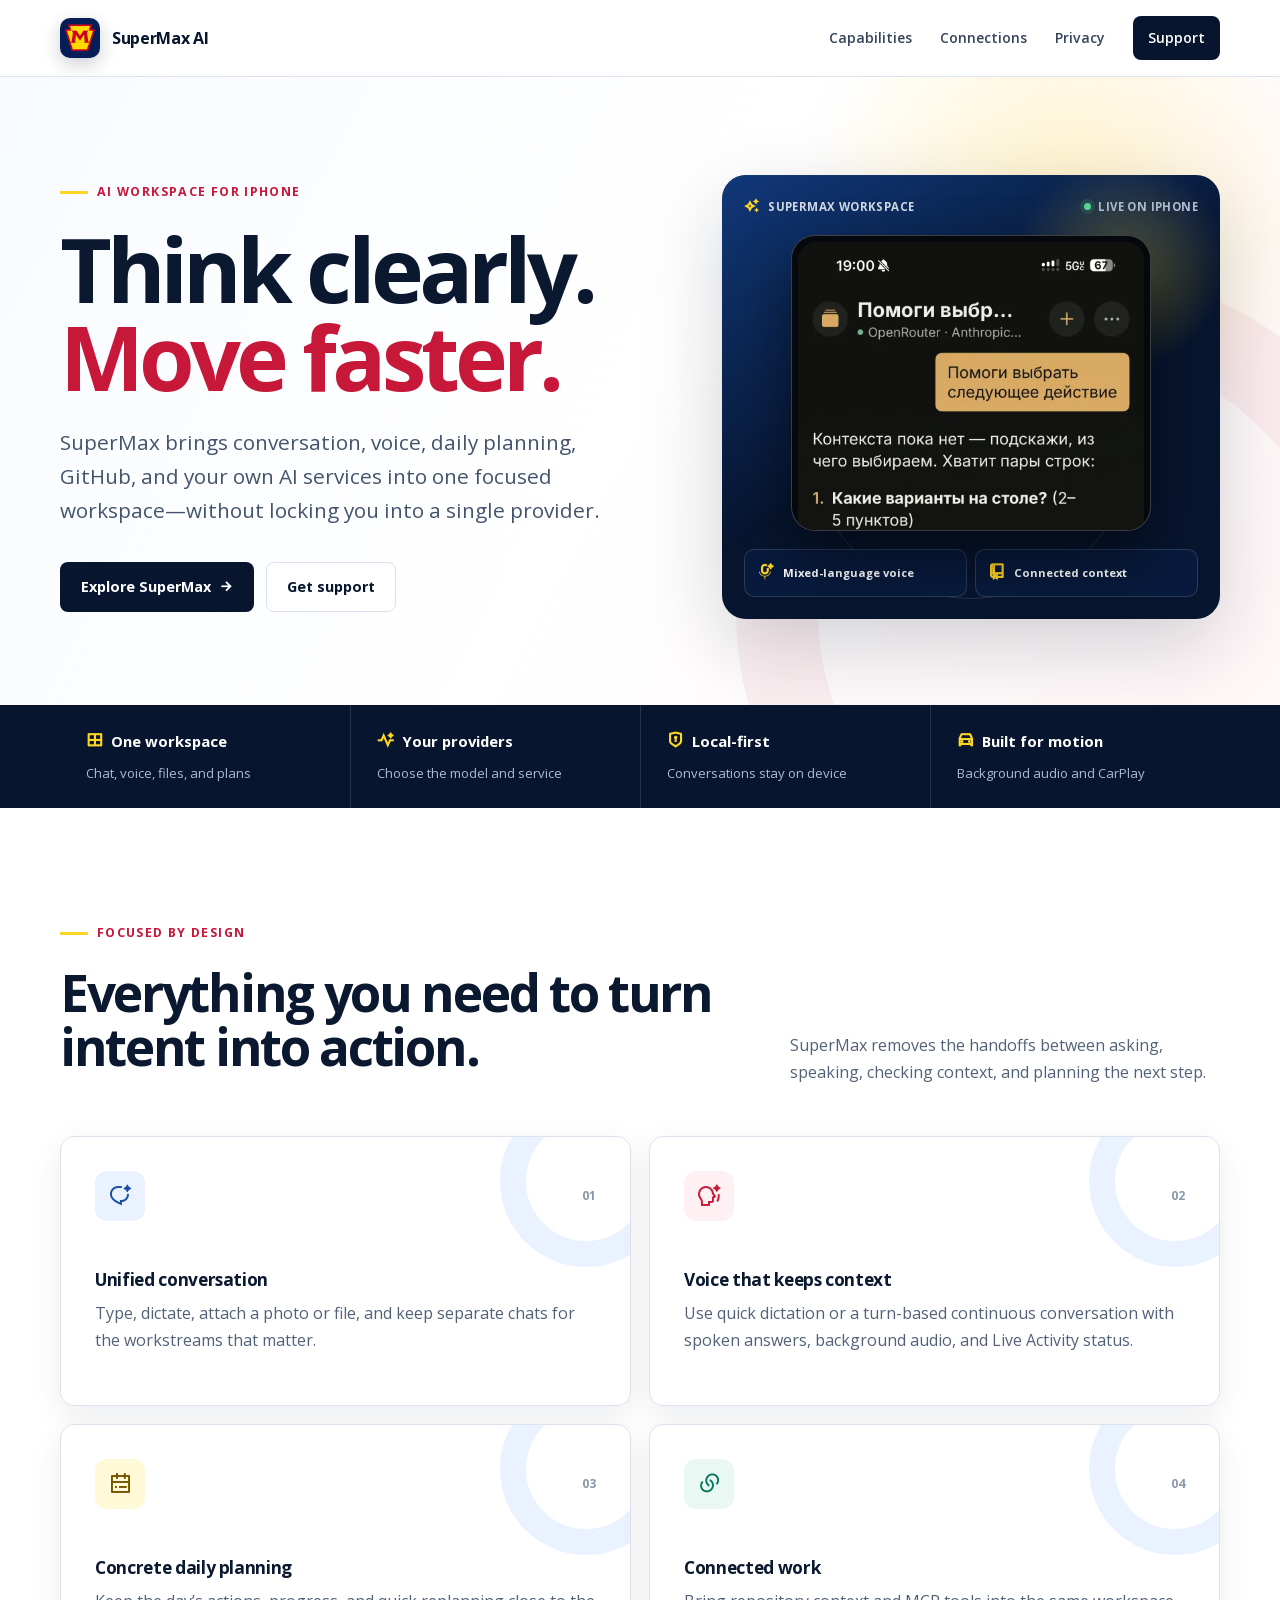
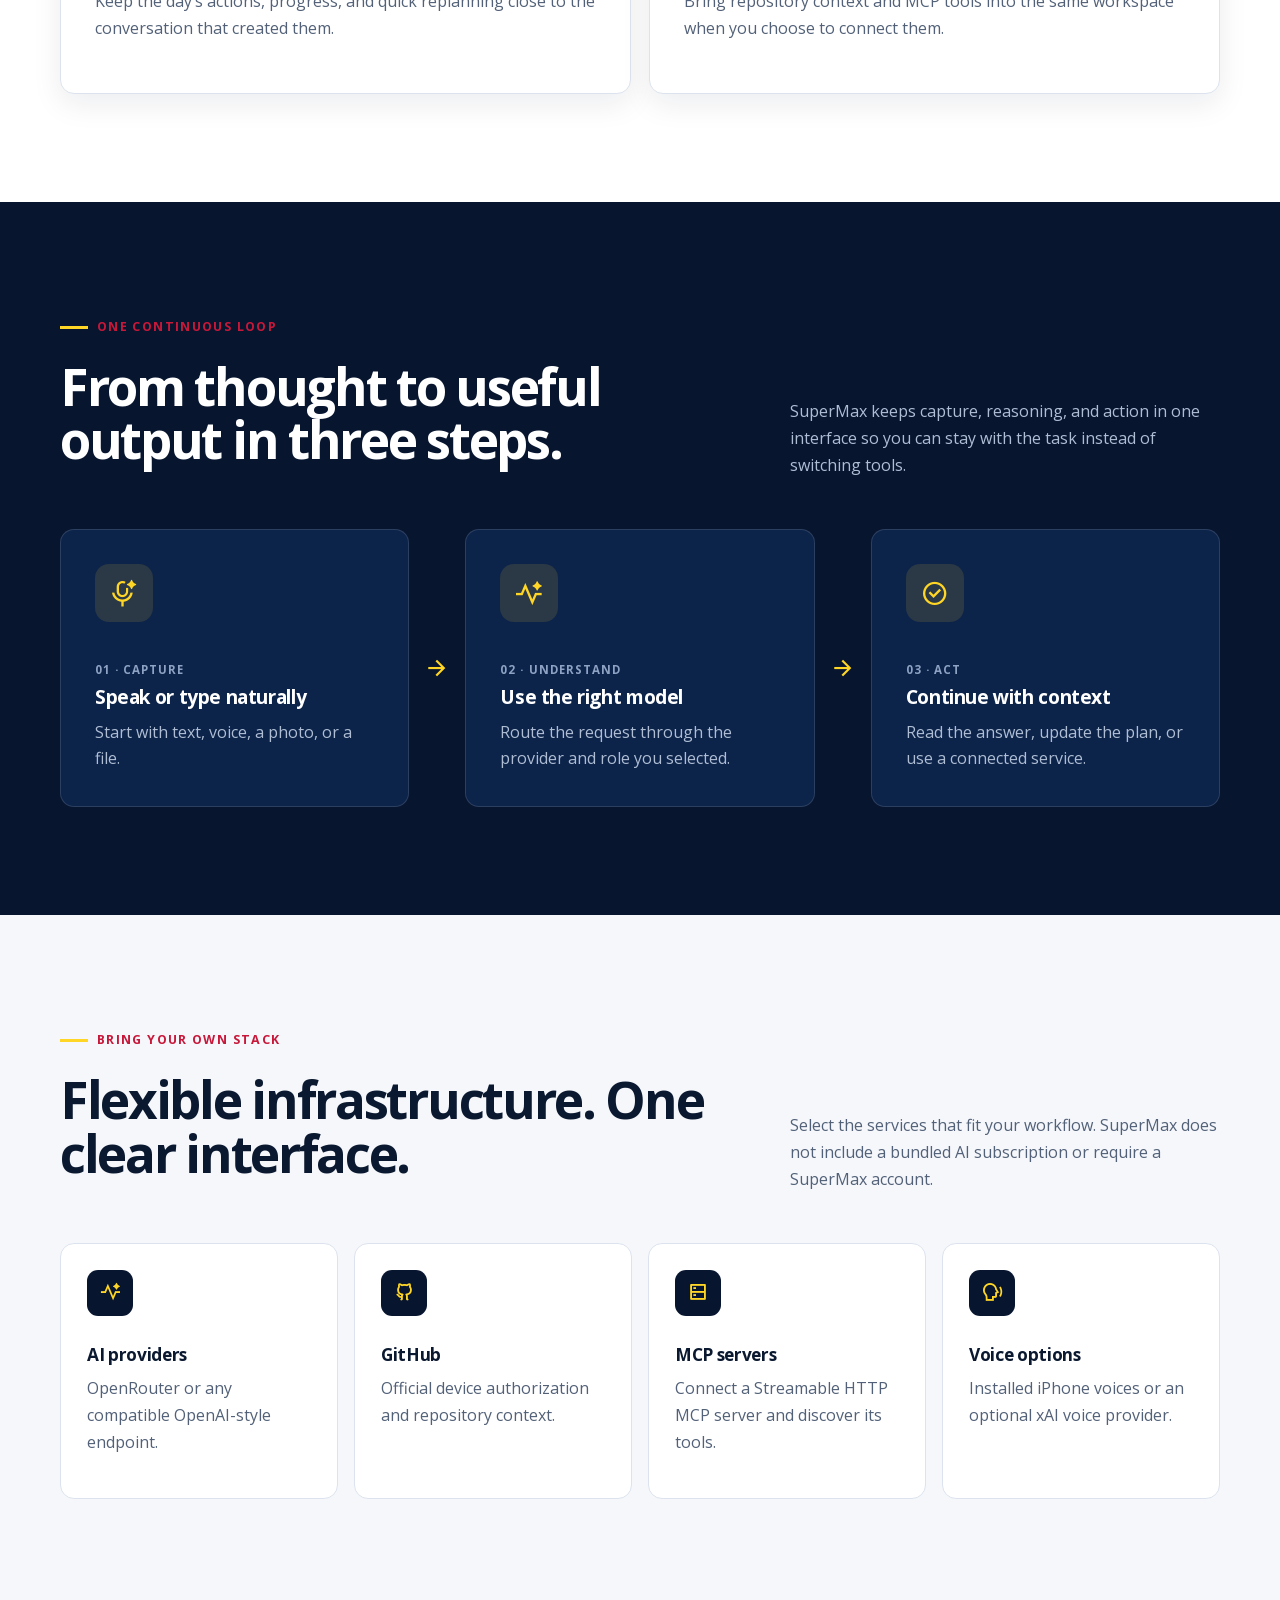
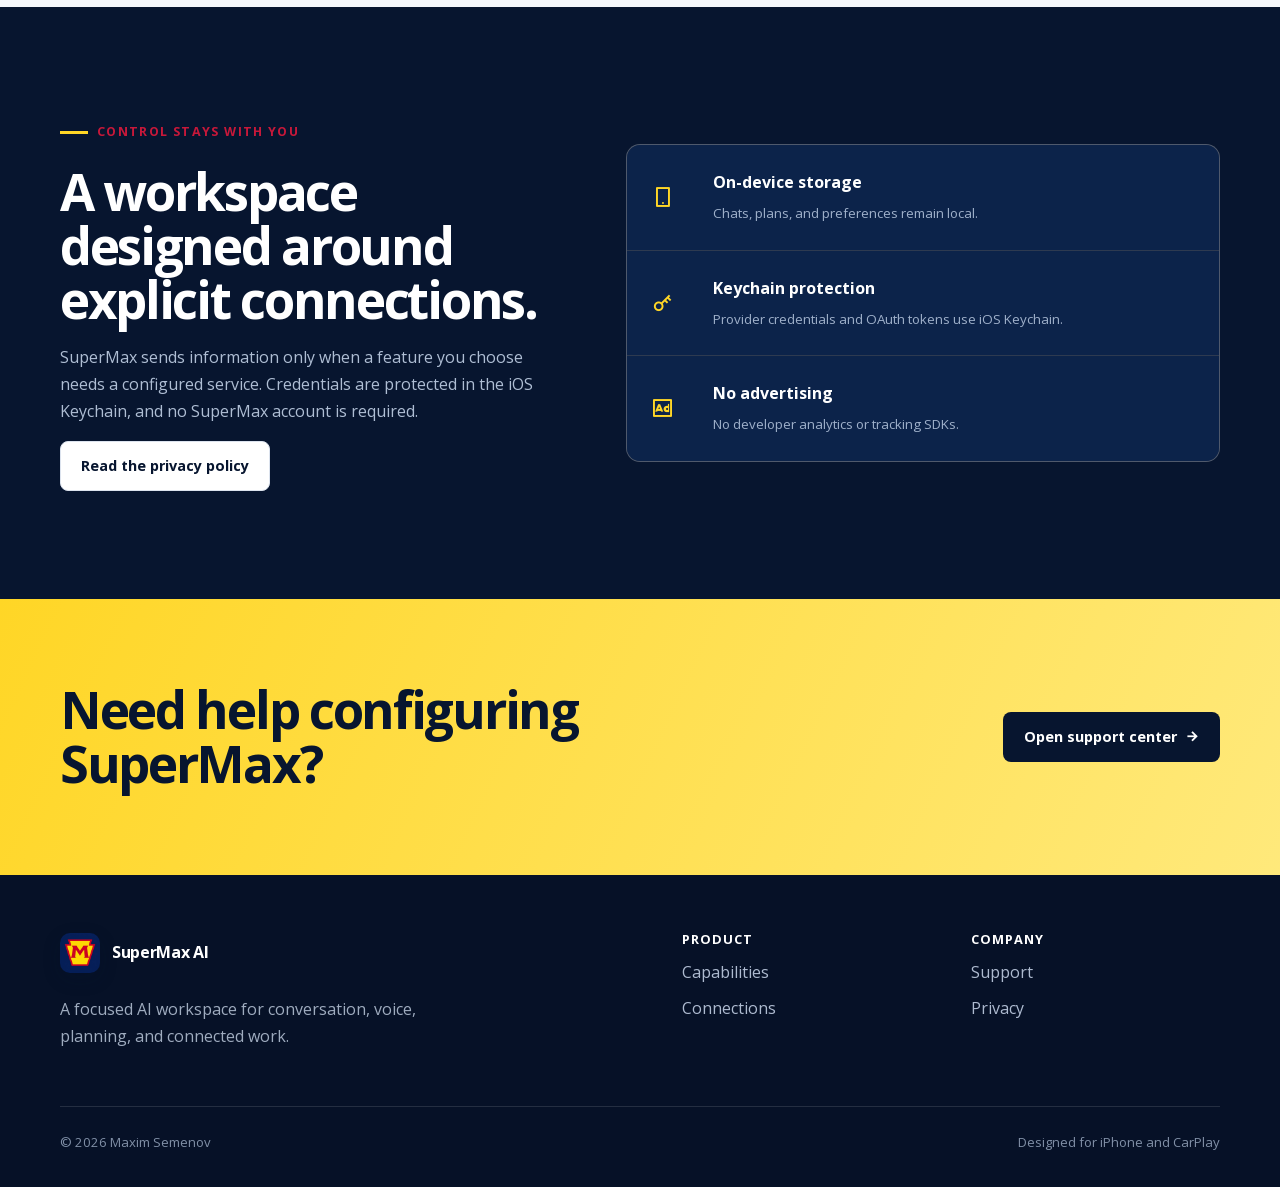
<file: index.html>
<!doctype html>
<html lang="en">
<head>
  <meta charset="utf-8">
  <meta name="viewport" content="width=device-width, initial-scale=1">
  <meta name="theme-color" content="#07152f">
  <meta name="description" content="SuperMax is a focused AI workspace for conversation, voice, planning, GitHub, and MCP services on iPhone and CarPlay.">
  <meta property="og:title" content="SuperMax AI — Your AI workspace">
  <meta property="og:description" content="Talk, type, plan, and connect your own AI stack in one focused iPhone workspace.">
  <meta property="og:image" content="assets/supermax-icon.webp">
  <title>SuperMax AI — Your AI workspace</title>
  <link rel="icon" href="assets/supermax-icon.webp">
  <link rel="stylesheet" href="assets/icons/remixicon.css">
  <link rel="stylesheet" href="assets/style.css">
</head>
<body>
  <a class="skip-link" href="#main">Skip to content</a>
  <header class="site-header">
    <nav class="nav container" aria-label="Primary navigation">
      <a class="brand" href="./"><img src="assets/supermax-icon.webp" alt="" width="40" height="40">SuperMax AI</a>
      <div class="nav-links">
        <a href="#capabilities">Capabilities</a>
        <a href="#connections">Connections</a>
        <a href="privacy/">Privacy</a>
        <a class="nav-cta" href="support/">Support</a>
      </div>
    </nav>
  </header>

  <main id="main">
    <section class="hero">
      <div class="hero-grid container">
        <div class="hero-copy">
          <div class="eyebrow">AI workspace for iPhone</div>
          <h1>Think clearly.<br><span>Move faster.</span></h1>
          <p class="lede">SuperMax brings conversation, voice, daily planning, GitHub, and your own AI services into one focused workspace—without locking you into a single provider.</p>
          <div class="actions">
            <a class="button" href="#capabilities">Explore SuperMax <i class="ri-arrow-right-line" aria-hidden="true"></i></a>
            <a class="button button-secondary" href="support/">Get support</a>
          </div>
        </div>
        <div class="hero-product" aria-label="SuperMax running on iPhone">
          <div class="product-topline"><span><i class="ri-sparkling-2-line" aria-hidden="true"></i>SuperMax workspace</span><span class="product-status">Live on iPhone</span></div>
          <div class="phone-stage">
            <div class="phone-frame"><img class="app-screen" src="assets/supermax-chat.webp" alt="SuperMax AI conversation screen on iPhone" width="516" height="1118"></div>
          </div>
          <div class="product-callouts" aria-label="Highlighted capabilities">
            <div><i class="ri-mic-ai-line" aria-hidden="true"></i><span>Mixed-language voice</span></div>
            <div><i class="ri-git-repository-line" aria-hidden="true"></i><span>Connected context</span></div>
          </div>
        </div>
      </div>
    </section>

    <div class="signal-bar" aria-label="Product principles">
      <div class="signal-grid container">
        <div class="signal-item"><strong><i class="ri-layout-grid-line" aria-hidden="true"></i>One workspace</strong><span>Chat, voice, files, and plans</span></div>
        <div class="signal-item"><strong><i class="ri-pulse-ai-line" aria-hidden="true"></i>Your providers</strong><span>Choose the model and service</span></div>
        <div class="signal-item"><strong><i class="ri-shield-keyhole-line" aria-hidden="true"></i>Local-first</strong><span>Conversations stay on device</span></div>
        <div class="signal-item"><strong><i class="ri-car-line" aria-hidden="true"></i>Built for motion</strong><span>Background audio and CarPlay</span></div>
      </div>
    </div>

    <section class="section" id="capabilities">
      <div class="container">
        <div class="section-heading">
          <div>
            <div class="eyebrow">Focused by design</div>
            <h2>Everything you need to turn intent into action.</h2>
          </div>
          <p>SuperMax removes the handoffs between asking, speaking, checking context, and planning the next step.</p>
        </div>
        <div class="feature-grid">
          <article class="feature-card"><div class="feature-meta"><span class="feature-icon"><i class="ri-chat-ai-line" aria-hidden="true"></i></span><span class="feature-number">01</span></div><h3>Unified conversation</h3><p>Type, dictate, attach a photo or file, and keep separate chats for the workstreams that matter.</p></article>
          <article class="feature-card"><div class="feature-meta"><span class="feature-icon"><i class="ri-speak-ai-line" aria-hidden="true"></i></span><span class="feature-number">02</span></div><h3>Voice that keeps context</h3><p>Use quick dictation or a turn-based continuous conversation with spoken answers, background audio, and Live Activity status.</p></article>
          <article class="feature-card"><div class="feature-meta"><span class="feature-icon"><i class="ri-calendar-todo-line" aria-hidden="true"></i></span><span class="feature-number">03</span></div><h3>Concrete daily planning</h3><p>Keep the day’s actions, progress, and quick replanning close to the conversation that created them.</p></article>
          <article class="feature-card"><div class="feature-meta"><span class="feature-icon"><i class="ri-links-line" aria-hidden="true"></i></span><span class="feature-number">04</span></div><h3>Connected work</h3><p>Bring repository context and MCP tools into the same workspace when you choose to connect them.</p></article>
        </div>
      </div>
    </section>

    <section class="section section-dark" aria-labelledby="workflow-title">
      <div class="container">
        <div class="section-heading">
          <div><div class="eyebrow">One continuous loop</div><h2 id="workflow-title">From thought to useful output in three steps.</h2></div>
          <p>SuperMax keeps capture, reasoning, and action in one interface so you can stay with the task instead of switching tools.</p>
        </div>
        <div class="workflow-map" aria-label="SuperMax workflow">
          <article class="workflow-step"><i class="ri-mic-ai-line" aria-hidden="true"></i><span>01 · Capture</span><h3>Speak or type naturally</h3><p>Start with text, voice, a photo, or a file.</p></article>
          <div class="workflow-arrow" aria-hidden="true"><i class="ri-arrow-right-line"></i></div>
          <article class="workflow-step"><i class="ri-pulse-ai-line" aria-hidden="true"></i><span>02 · Understand</span><h3>Use the right model</h3><p>Route the request through the provider and role you selected.</p></article>
          <div class="workflow-arrow" aria-hidden="true"><i class="ri-arrow-right-line"></i></div>
          <article class="workflow-step"><i class="ri-checkbox-circle-line" aria-hidden="true"></i><span>03 · Act</span><h3>Continue with context</h3><p>Read the answer, update the plan, or use a connected service.</p></article>
        </div>
      </div>
    </section>

    <section class="section section-soft" id="connections">
      <div class="container">
        <div class="section-heading">
          <div><div class="eyebrow">Bring your own stack</div><h2>Flexible infrastructure. One clear interface.</h2></div>
          <p>Select the services that fit your workflow. SuperMax does not include a bundled AI subscription or require a SuperMax account.</p>
        </div>
        <div class="provider-grid">
          <article class="provider-card"><span class="provider-mark"><i class="ri-pulse-ai-line" aria-hidden="true"></i></span><h3>AI providers</h3><p>OpenRouter or any compatible OpenAI-style endpoint.</p></article>
          <article class="provider-card"><span class="provider-mark"><i class="ri-github-line" aria-hidden="true"></i></span><h3>GitHub</h3><p>Official device authorization and repository context.</p></article>
          <article class="provider-card"><span class="provider-mark"><i class="ri-server-line" aria-hidden="true"></i></span><h3>MCP servers</h3><p>Connect a Streamable HTTP MCP server and discover its tools.</p></article>
          <article class="provider-card"><span class="provider-mark"><i class="ri-speak-line" aria-hidden="true"></i></span><h3>Voice options</h3><p>Installed iPhone voices or an optional xAI voice provider.</p></article>
        </div>
      </div>
    </section>

    <section class="section section-dark">
      <div class="trust-grid container">
        <div>
          <div class="eyebrow">Control stays with you</div>
          <h2>A workspace designed around explicit connections.</h2>
          <p>SuperMax sends information only when a feature you choose needs a configured service. Credentials are protected in the iOS Keychain, and no SuperMax account is required.</p>
          <div class="actions"><a class="button button-secondary" href="privacy/">Read the privacy policy</a></div>
        </div>
        <div class="trust-panel">
          <div class="trust-row"><i class="ri-smartphone-line" aria-hidden="true"></i><div><strong>On-device storage</strong><small>Chats, plans, and preferences remain local.</small></div></div>
          <div class="trust-row"><i class="ri-key-2-line" aria-hidden="true"></i><div><strong>Keychain protection</strong><small>Provider credentials and OAuth tokens use iOS Keychain.</small></div></div>
          <div class="trust-row"><i class="ri-advertisement-line" aria-hidden="true"></i><div><strong>No advertising</strong><small>No developer analytics or tracking SDKs.</small></div></div>
        </div>
      </div>
    </section>

    <section class="cta">
      <div class="cta-inner container"><h2>Need help configuring SuperMax?</h2><a class="button" href="support/">Open support center <i class="ri-arrow-right-line" aria-hidden="true"></i></a></div>
    </section>
  </main>

  <footer class="site-footer">
    <div class="footer-grid container">
      <div class="footer-brand"><a class="brand" href="./"><img src="assets/supermax-icon.webp" alt="" width="40" height="40">SuperMax AI</a><p>A focused AI workspace for conversation, voice, planning, and connected work.</p></div>
      <div class="footer-column"><strong>Product</strong><a href="#capabilities">Capabilities</a><a href="#connections">Connections</a></div>
      <div class="footer-column"><strong>Company</strong><a href="support/">Support</a><a href="privacy/">Privacy</a></div>
    </div>
    <div class="footer-bottom container"><span>© 2026 Maxim Semenov</span><span>Designed for iPhone and CarPlay</span></div>
  </footer>
</body>
</html>
</file>
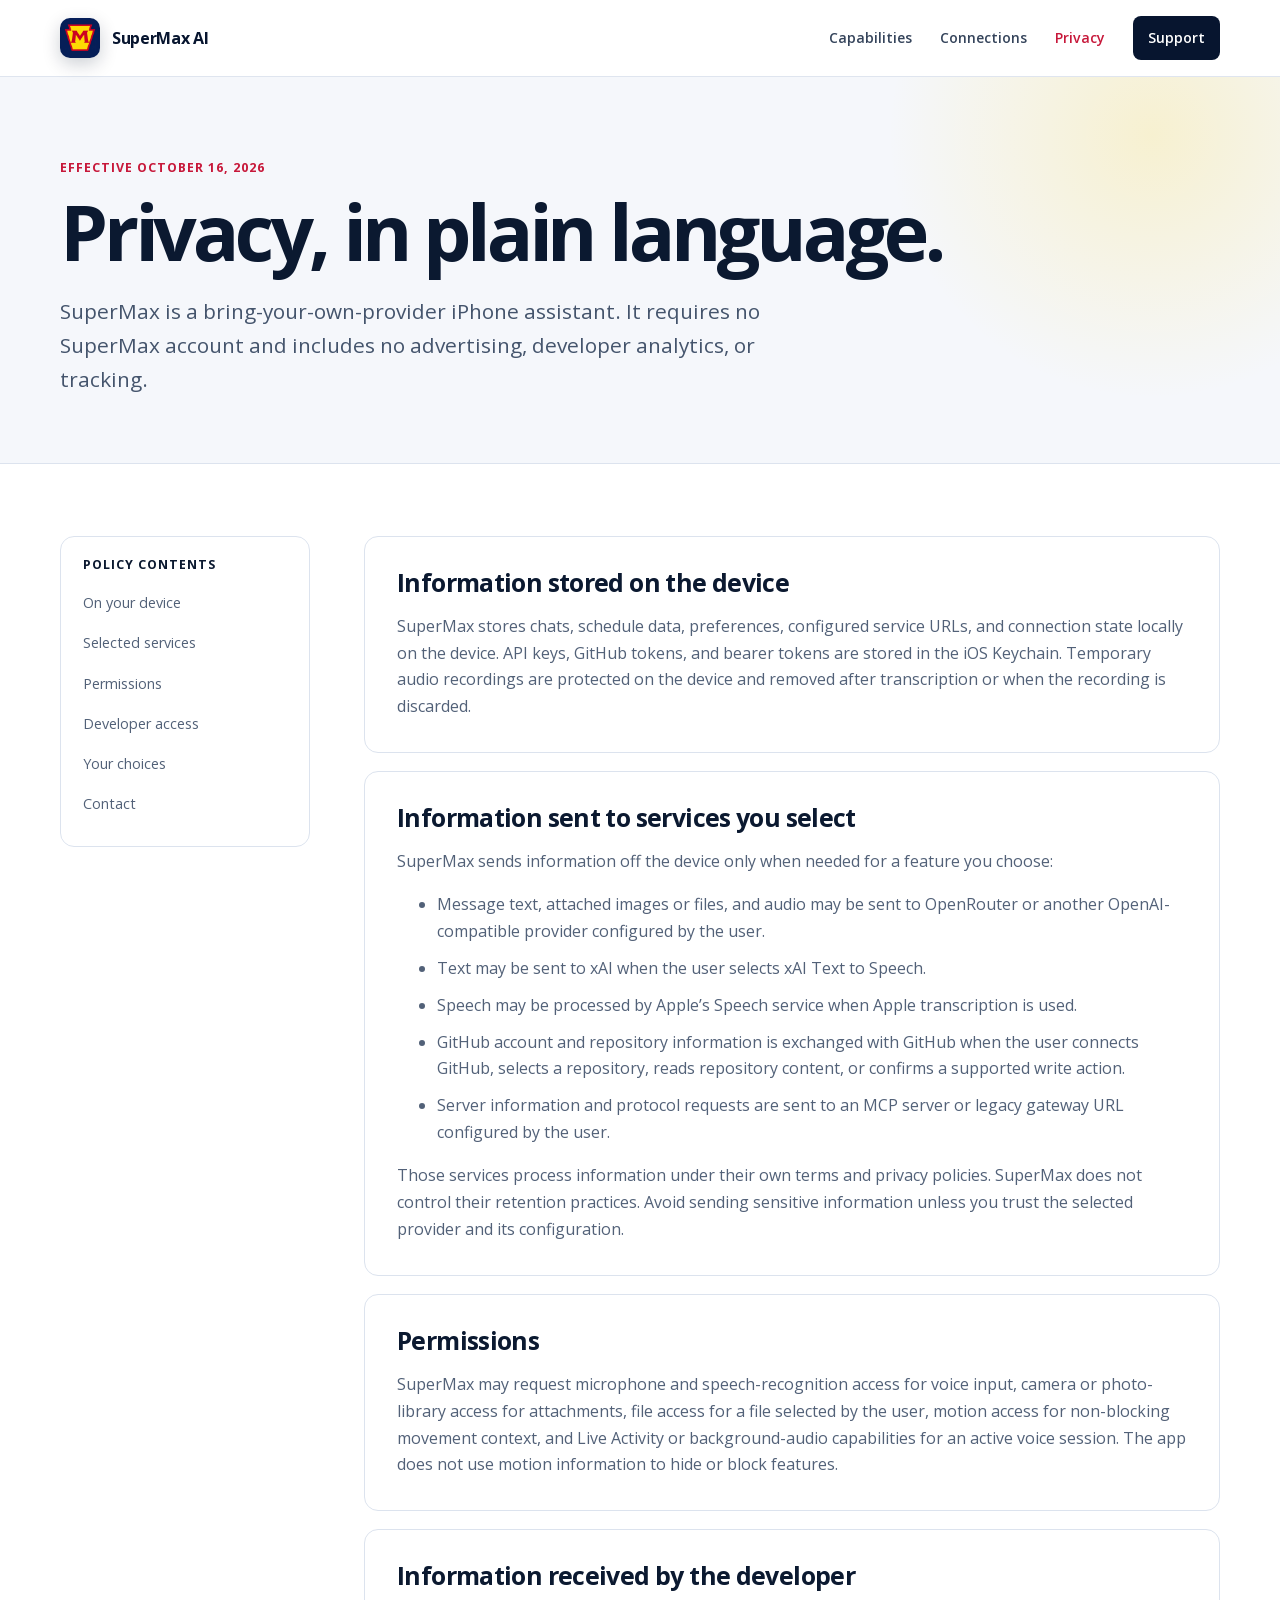
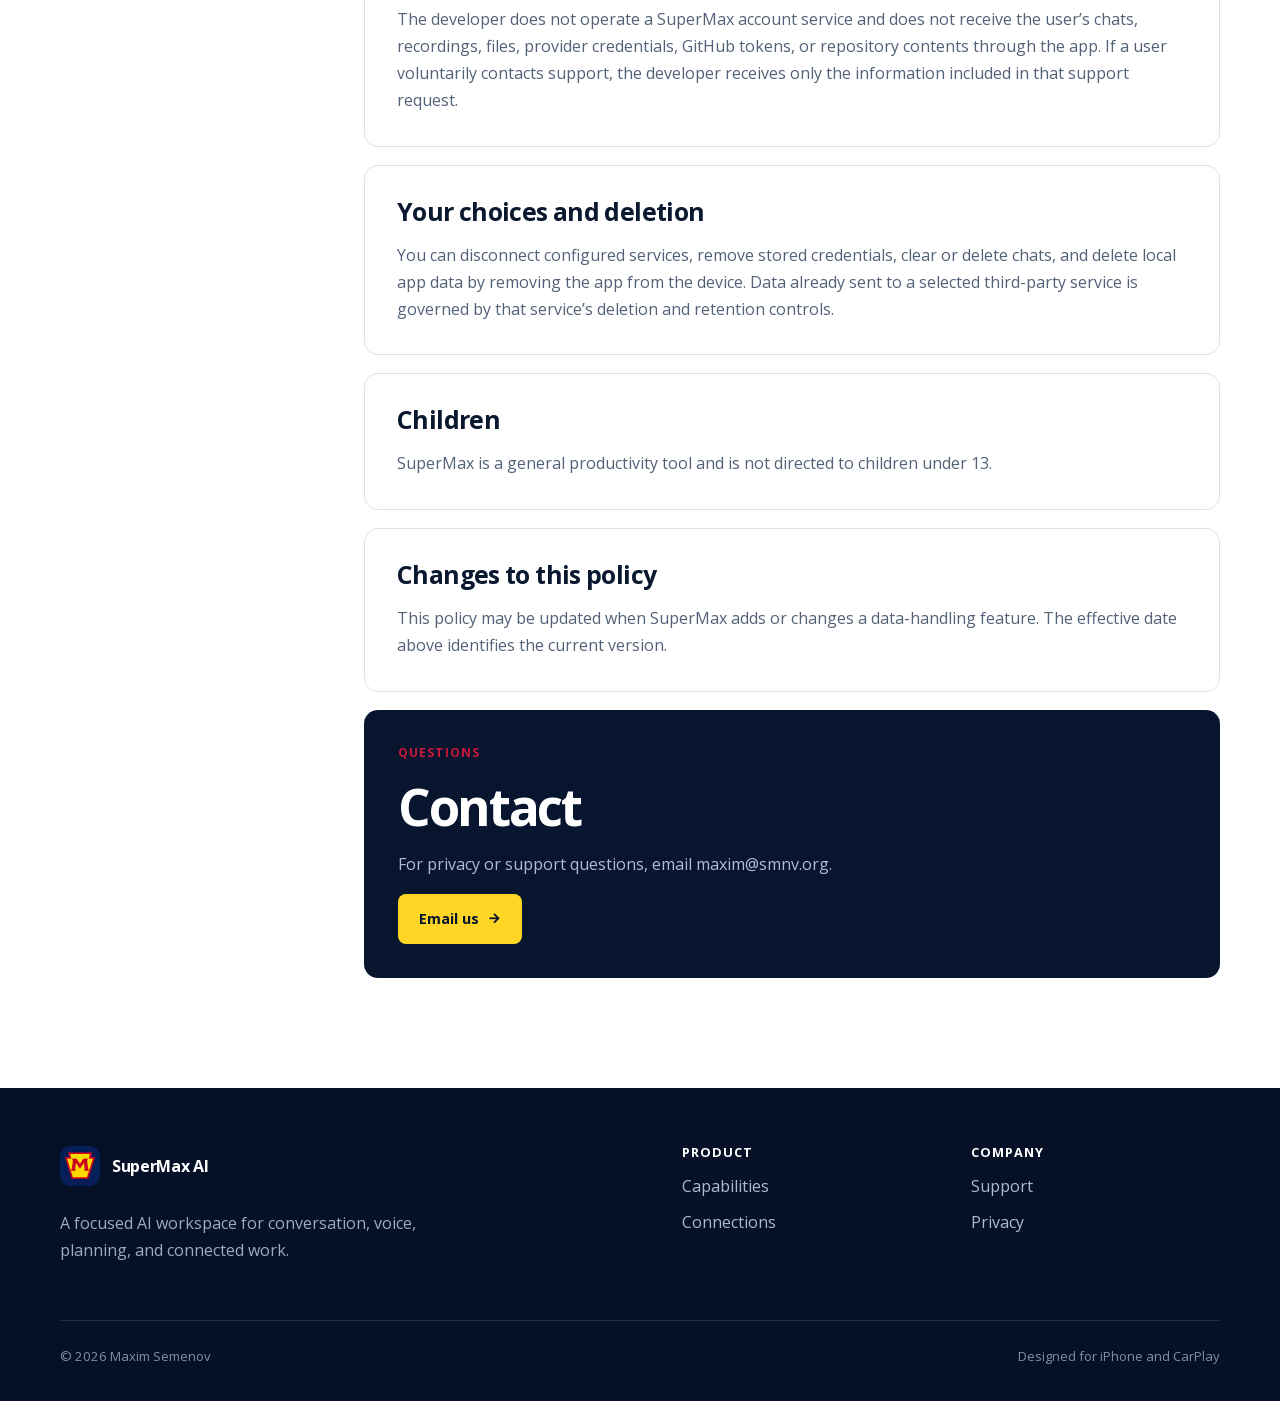
<file: privacy/index.html>
<!doctype html>
<html lang="en">
<head>
  <meta charset="utf-8">
  <meta name="viewport" content="width=device-width, initial-scale=1">
  <meta name="theme-color" content="#07152f">
  <meta name="description" content="Privacy policy for SuperMax AI.">
  <title>Privacy Policy — SuperMax AI</title>
  <link rel="icon" href="../assets/supermax-icon.webp">
  <link rel="stylesheet" href="../assets/icons/remixicon.css">
  <link rel="stylesheet" href="../assets/style.css">
</head>
<body>
  <a class="skip-link" href="#main">Skip to content</a>
  <header class="site-header">
    <nav class="nav container" aria-label="Primary navigation">
      <a class="brand" href="../"><img src="../assets/supermax-icon.webp" alt="" width="40" height="40">SuperMax AI</a>
      <div class="nav-links"><a href="../#capabilities">Capabilities</a><a href="../#connections">Connections</a><a href="./" aria-current="page">Privacy</a><a class="nav-cta" href="../support/">Support</a></div>
    </nav>
  </header>

  <main id="main">
    <section class="page-hero">
      <div class="container">
        <div class="meta">Effective October 16, 2026</div>
        <h1>Privacy, in plain language.</h1>
        <p class="lede">SuperMax is a bring-your-own-provider iPhone assistant. It requires no SuperMax account and includes no advertising, developer analytics, or tracking.</p>
      </div>
    </section>

    <div class="page-layout container">
      <aside class="page-sidebar" aria-label="Policy contents">
        <strong>Policy contents</strong>
        <a href="#device">On your device</a><a href="#services">Selected services</a><a href="#permissions">Permissions</a><a href="#developer">Developer access</a><a href="#choices">Your choices</a><a href="#contact">Contact</a>
      </aside>
      <div class="content-stack">
        <section class="policy-section" id="device"><h2>Information stored on the device</h2><p>SuperMax stores chats, schedule data, preferences, configured service URLs, and connection state locally on the device. API keys, GitHub tokens, and bearer tokens are stored in the iOS Keychain. Temporary audio recordings are protected on the device and removed after transcription or when the recording is discarded.</p></section>

        <section class="policy-section" id="services">
          <h2>Information sent to services you select</h2>
          <p>SuperMax sends information off the device only when needed for a feature you choose:</p>
          <ul>
            <li>Message text, attached images or files, and audio may be sent to OpenRouter or another OpenAI-compatible provider configured by the user.</li>
            <li>Text may be sent to xAI when the user selects xAI Text to Speech.</li>
            <li>Speech may be processed by Apple’s Speech service when Apple transcription is used.</li>
            <li>GitHub account and repository information is exchanged with GitHub when the user connects GitHub, selects a repository, reads repository content, or confirms a supported write action.</li>
            <li>Server information and protocol requests are sent to an MCP server or legacy gateway URL configured by the user.</li>
          </ul>
          <p>Those services process information under their own terms and privacy policies. SuperMax does not control their retention practices. Avoid sending sensitive information unless you trust the selected provider and its configuration.</p>
        </section>

        <section class="policy-section" id="permissions"><h2>Permissions</h2><p>SuperMax may request microphone and speech-recognition access for voice input, camera or photo-library access for attachments, file access for a file selected by the user, motion access for non-blocking movement context, and Live Activity or background-audio capabilities for an active voice session. The app does not use motion information to hide or block features.</p></section>

        <section class="policy-section" id="developer"><h2>Information received by the developer</h2><p>The developer does not operate a SuperMax account service and does not receive the user’s chats, recordings, files, provider credentials, GitHub tokens, or repository contents through the app. If a user voluntarily contacts support, the developer receives only the information included in that support request.</p></section>

        <section class="policy-section" id="choices"><h2>Your choices and deletion</h2><p>You can disconnect configured services, remove stored credentials, clear or delete chats, and delete local app data by removing the app from the device. Data already sent to a selected third-party service is governed by that service’s deletion and retention controls.</p></section>

        <section class="policy-section"><h2>Children</h2><p>SuperMax is a general productivity tool and is not directed to children under 13.</p></section>

        <section class="policy-section"><h2>Changes to this policy</h2><p>This policy may be updated when SuperMax adds or changes a data-handling feature. The effective date above identifies the current version.</p></section>

        <section class="contact-panel" id="contact"><div class="meta">Questions</div><h2>Contact</h2><p>For privacy or support questions, email maxim@smnv.org.</p><a class="button" href="mailto:maxim@smnv.org?subject=SuperMax%20AI%20Privacy">Email us <i class="ri-arrow-right-line" aria-hidden="true"></i></a></section>
      </div>
    </div>
  </main>

  <footer class="site-footer">
    <div class="footer-grid container">
      <div class="footer-brand"><a class="brand" href="../"><img src="../assets/supermax-icon.webp" alt="" width="40" height="40">SuperMax AI</a><p>A focused AI workspace for conversation, voice, planning, and connected work.</p></div>
      <div class="footer-column"><strong>Product</strong><a href="../#capabilities">Capabilities</a><a href="../#connections">Connections</a></div>
      <div class="footer-column"><strong>Company</strong><a href="../support/">Support</a><a href="./">Privacy</a></div>
    </div>
    <div class="footer-bottom container"><span>© 2026 Maxim Semenov</span><span>Designed for iPhone and CarPlay</span></div>
  </footer>
</body>
</html>
</file>
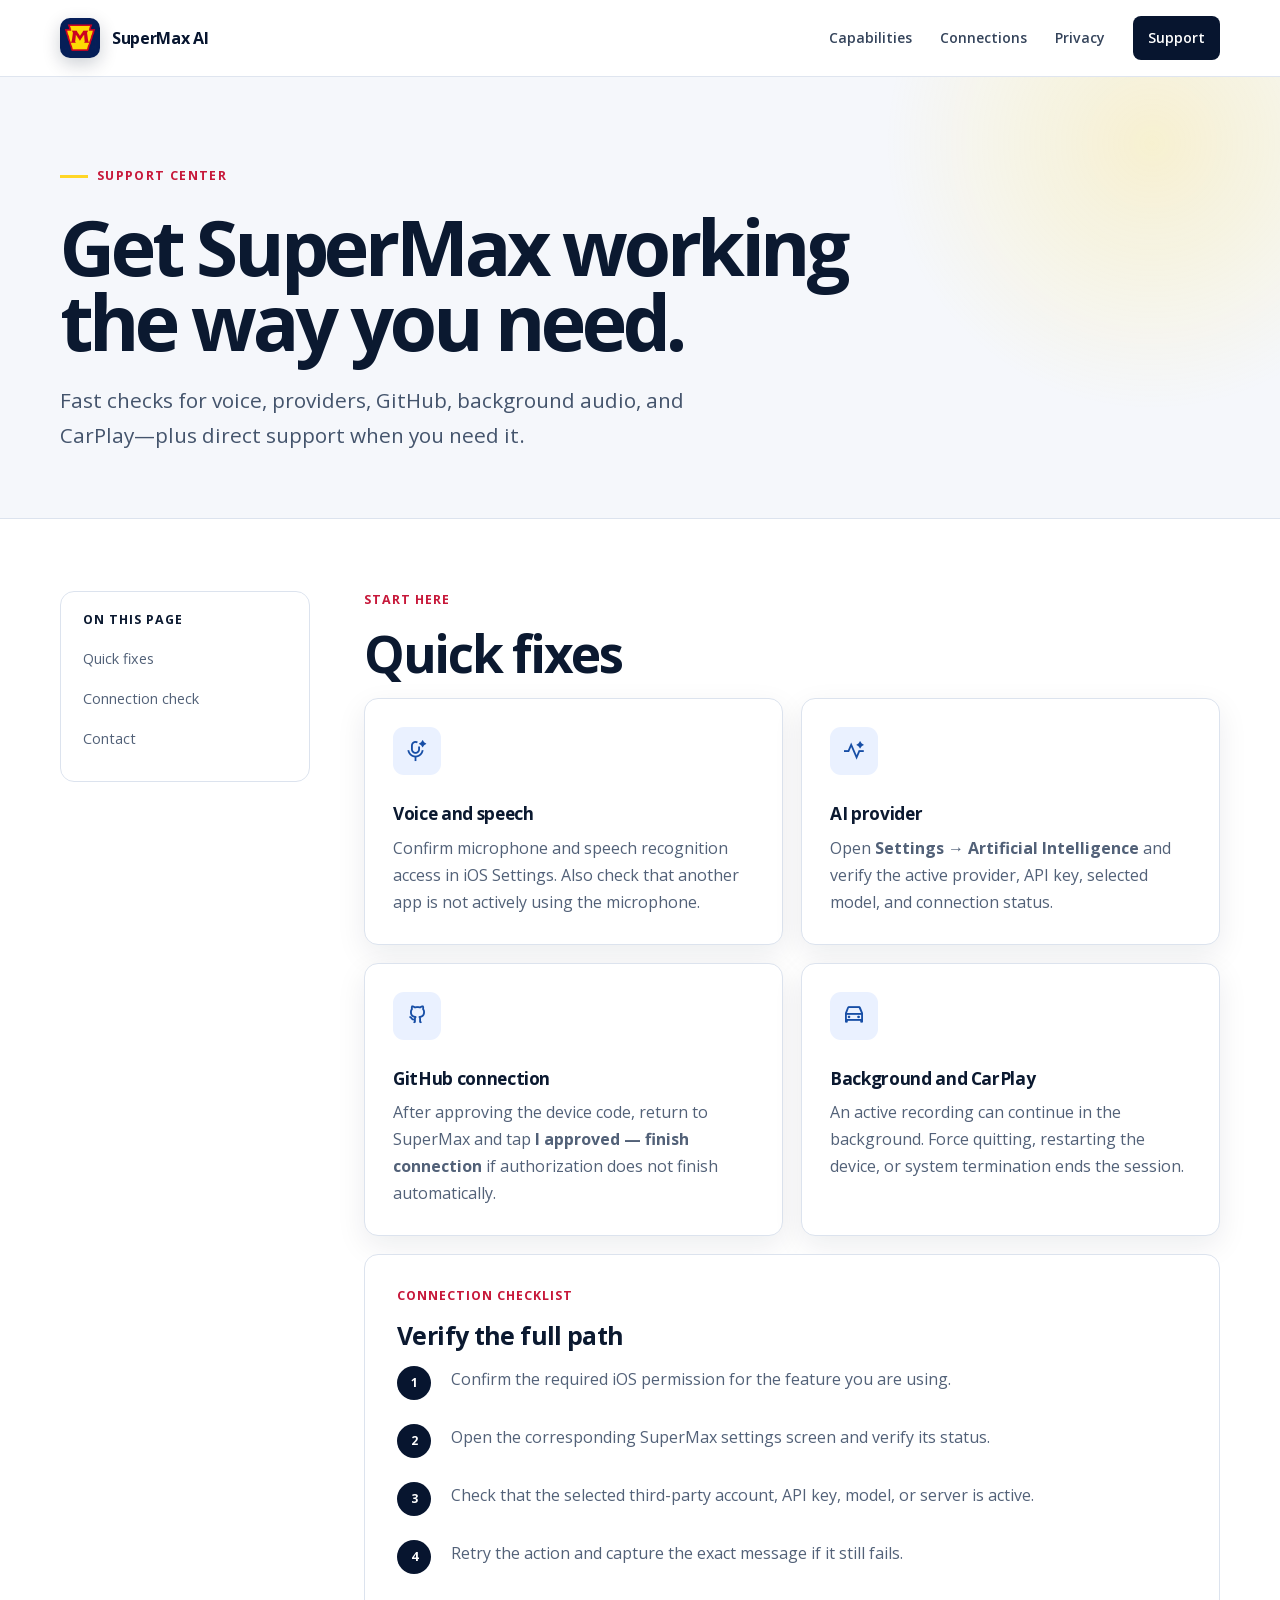
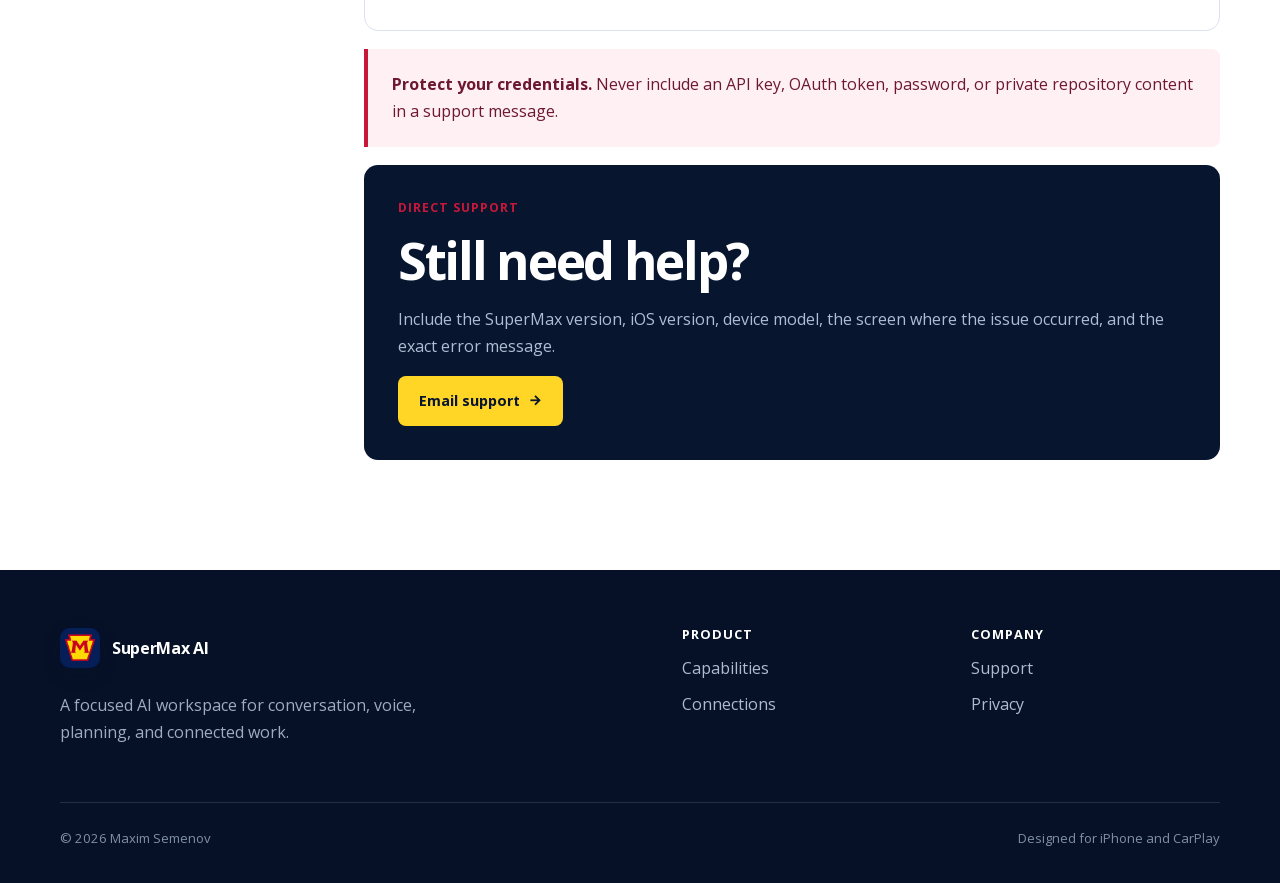
<file: support/index.html>
<!doctype html>
<html lang="en">
<head>
  <meta charset="utf-8">
  <meta name="viewport" content="width=device-width, initial-scale=1">
  <meta name="theme-color" content="#07152f">
  <meta name="description" content="Support and troubleshooting for SuperMax AI on iPhone and CarPlay.">
  <title>Support — SuperMax AI</title>
  <link rel="icon" href="../assets/supermax-icon.webp">
  <link rel="stylesheet" href="../assets/icons/remixicon.css">
  <link rel="stylesheet" href="../assets/style.css">
</head>
<body>
  <a class="skip-link" href="#main">Skip to content</a>
  <header class="site-header">
    <nav class="nav container" aria-label="Primary navigation">
      <a class="brand" href="../"><img src="../assets/supermax-icon.webp" alt="" width="40" height="40">SuperMax AI</a>
      <div class="nav-links"><a href="../#capabilities">Capabilities</a><a href="../#connections">Connections</a><a href="../privacy/">Privacy</a><a class="nav-cta" href="./" aria-current="page">Support</a></div>
    </nav>
  </header>

  <main id="main">
    <section class="page-hero">
      <div class="container">
        <div class="eyebrow">Support center</div>
        <h1>Get SuperMax working the way you need.</h1>
        <p class="lede">Fast checks for voice, providers, GitHub, background audio, and CarPlay—plus direct support when you need it.</p>
      </div>
    </section>

    <div class="page-layout container">
      <aside class="page-sidebar" aria-label="On this page"><strong>On this page</strong><a href="#quick-fixes">Quick fixes</a><a href="#connection">Connection check</a><a href="#contact">Contact</a></aside>
      <div class="content-stack">
        <section id="quick-fixes">
          <div class="meta">Start here</div>
          <h2>Quick fixes</h2>
          <div class="support-grid">
            <article class="support-card"><span class="card-icon"><i class="ri-mic-ai-line" aria-hidden="true"></i></span><h3>Voice and speech</h3><p>Confirm microphone and speech recognition access in iOS Settings. Also check that another app is not actively using the microphone.</p></article>
            <article class="support-card"><span class="card-icon"><i class="ri-pulse-ai-line" aria-hidden="true"></i></span><h3>AI provider</h3><p>Open <strong>Settings → Artificial Intelligence</strong> and verify the active provider, API key, selected model, and connection status.</p></article>
            <article class="support-card"><span class="card-icon"><i class="ri-github-line" aria-hidden="true"></i></span><h3>GitHub connection</h3><p>After approving the device code, return to SuperMax and tap <strong>I approved — finish connection</strong> if authorization does not finish automatically.</p></article>
            <article class="support-card"><span class="card-icon"><i class="ri-car-line" aria-hidden="true"></i></span><h3>Background and CarPlay</h3><p>An active recording can continue in the background. Force quitting, restarting the device, or system termination ends the session.</p></article>
          </div>
        </section>

        <section class="policy-section" id="connection">
          <div class="meta">Connection checklist</div>
          <h2>Verify the full path</h2>
          <ol class="steps">
            <li>Confirm the required iOS permission for the feature you are using.</li>
            <li>Open the corresponding SuperMax settings screen and verify its status.</li>
            <li>Check that the selected third-party account, API key, model, or server is active.</li>
            <li>Retry the action and capture the exact message if it still fails.</li>
          </ol>
        </section>

        <div class="notice"><strong>Protect your credentials.</strong> Never include an API key, OAuth token, password, or private repository content in a support message.</div>

        <section class="contact-panel" id="contact">
          <div class="meta">Direct support</div>
          <h2>Still need help?</h2>
          <p>Include the SuperMax version, iOS version, device model, the screen where the issue occurred, and the exact error message.</p>
          <a class="button" href="mailto:maxim@smnv.org?subject=SuperMax%20AI%20Support">Email support <i class="ri-arrow-right-line" aria-hidden="true"></i></a>
        </section>
      </div>
    </div>
  </main>

  <footer class="site-footer">
    <div class="footer-grid container">
      <div class="footer-brand"><a class="brand" href="../"><img src="../assets/supermax-icon.webp" alt="" width="40" height="40">SuperMax AI</a><p>A focused AI workspace for conversation, voice, planning, and connected work.</p></div>
      <div class="footer-column"><strong>Product</strong><a href="../#capabilities">Capabilities</a><a href="../#connections">Connections</a></div>
      <div class="footer-column"><strong>Company</strong><a href="./">Support</a><a href="../privacy/">Privacy</a></div>
    </div>
    <div class="footer-bottom container"><span>© 2026 Maxim Semenov</span><span>Designed for iPhone and CarPlay</span></div>
  </footer>
</body>
</html>
</file>
<file: assets/style.css>
@font-face {
  font-family: "Open Sans";
  src: url("fonts/open-sans-latin.woff2") format("woff2");
  font-weight: 400 800;
  font-style: normal;
  font-display: swap;
}

:root {
  color-scheme: light;
  --navy-950: #07152f;
  --navy-900: #0a1e42;
  --navy-800: #102d5d;
  --blue-700: #174ea6;
  --blue-100: #eaf1ff;
  --red-600: #c7183a;
  --red-100: #fff0f3;
  --yellow-400: #ffd626;
  --yellow-100: #fff9d8;
  --ink: #0b1930;
  --muted: #526178;
  --line: #dce3ee;
  --surface: #fff;
  --surface-soft: #f5f7fb;
  --radius-sm: 8px;
  --radius-md: 14px;
  --radius-lg: 24px;
  --shadow-sm: 0 10px 30px rgba(7, 21, 47, .08);
  --shadow-lg: 0 28px 80px rgba(7, 21, 47, .18);
  --container: 1160px;
}

* { box-sizing: border-box; }
html { scroll-behavior: smooth; scroll-padding-top: 96px; }
body { margin: 0; background: #fff; color: var(--ink); font: 16px/1.68 "Open Sans", -apple-system, BlinkMacSystemFont, "Segoe UI", sans-serif; -webkit-font-smoothing: antialiased; }
a { color: inherit; }
img { max-width: 100%; }
h1, h2, h3, .brand, .eyebrow, .button, .nav-links { font-family: "Open Sans", -apple-system, BlinkMacSystemFont, sans-serif; }
h1, h2, h3, p { margin-top: 0; }
h1 { margin-bottom: 24px; font-size: clamp(3rem, 7vw, 5.8rem); line-height: .98; letter-spacing: -.055em; }
h2 { margin-bottom: 18px; font-size: clamp(2rem, 4vw, 3.45rem); line-height: 1.05; letter-spacing: -.045em; }
h3 { margin-bottom: 10px; font-size: 1.08rem; line-height: 1.25; letter-spacing: -.02em; }
p { color: var(--muted); }

.skip-link { position: fixed; z-index: 100; top: 8px; left: 8px; padding: 10px 14px; border-radius: var(--radius-sm); background: var(--yellow-400); color: var(--navy-950); font: 700 .86rem/1 "Open Sans", sans-serif; transform: translateY(-160%); }
.skip-link:focus { transform: translateY(0); }
:focus-visible { outline: 3px solid var(--yellow-400); outline-offset: 3px; }
.container { width: min(var(--container), calc(100% - 48px)); margin: 0 auto; }
.site-header { position: sticky; z-index: 20; top: 0; border-bottom: 1px solid rgba(220, 227, 238, .9); background: rgba(255, 255, 255, .92); backdrop-filter: blur(18px); }
.nav { display: flex; min-height: 76px; align-items: center; justify-content: space-between; gap: 32px; }
.brand { display: inline-flex; align-items: center; gap: 12px; color: var(--navy-950); font-size: 1rem; font-weight: 700; letter-spacing: -.02em; text-decoration: none; }
.brand img { width: 40px; height: 40px; border-radius: 10px; box-shadow: 0 6px 18px rgba(7, 21, 47, .2); }
.site-footer .brand { color: #fff; }
.nav-links { display: flex; align-items: center; gap: 28px; color: #35445b; font-size: .88rem; font-weight: 600; }
.nav-links a { text-decoration: none; transition: color 160ms ease; }
.nav-links a:hover, .nav-links a:focus-visible, .nav-links a[aria-current="page"] { color: var(--red-600); }
.nav-cta { padding: 10px 15px; border-radius: var(--radius-sm); background: var(--navy-950); color: #fff !important; }

.hero { position: relative; overflow: hidden; padding: 98px 0 86px; background: radial-gradient(circle at 83% 22%, rgba(255, 214, 38, .24), transparent 22%), linear-gradient(118deg, #f8fbff 0%, #fff 50%, #fff7f8 100%); }
.hero::after { position: absolute; right: -140px; bottom: -250px; width: 520px; height: 520px; border: 82px solid rgba(199, 24, 58, .055); border-radius: 50%; content: ""; }
.hero-grid { position: relative; z-index: 1; display: grid; align-items: start; gap: clamp(48px, 6vw, 84px); grid-template-columns: minmax(0, 1.08fr) minmax(400px, .92fr); }
.eyebrow { display: inline-flex; margin-bottom: 22px; align-items: center; gap: 9px; color: var(--red-600); font-size: .78rem; font-weight: 700; letter-spacing: .11em; text-transform: uppercase; }
.eyebrow::before { width: 28px; height: 3px; background: var(--yellow-400); content: ""; }
.hero-copy .lede, .page-hero .lede { max-width: 700px; margin-bottom: 34px; color: #44546c; font-size: clamp(1.08rem, 2vw, 1.3rem); line-height: 1.65; }
.hero-copy h1 span { color: var(--red-600); }
.actions { display: flex; flex-wrap: wrap; gap: 12px; }
.button { display: inline-flex; min-height: 48px; padding: 12px 20px; align-items: center; justify-content: center; gap: 8px; border: 1px solid transparent; border-radius: var(--radius-sm); background: var(--navy-950); color: #fff; font-size: .9rem; font-weight: 700; text-decoration: none; transition: transform 160ms ease, box-shadow 160ms ease; }
.button:hover, .button:focus-visible { box-shadow: 0 10px 24px rgba(7, 21, 47, .18); transform: translateY(-2px); }
.button-secondary { border-color: var(--line); background: #fff; color: var(--navy-950); }
.hero-product { position: relative; display: grid; min-height: 444px; padding: 22px; overflow: hidden; align-items: center; gap: 14px; border-radius: var(--radius-lg); background: var(--navy-950); box-shadow: var(--shadow-lg); isolation: isolate; grid-template-rows: auto 1fr auto; }
.hero-product::before { position: absolute; z-index: -1; inset: 0; overflow: hidden; border-radius: inherit; background: linear-gradient(150deg, rgba(23, 78, 166, .62), transparent 52%), radial-gradient(circle at 80% 20%, rgba(255, 214, 38, .34), transparent 20%); content: ""; }
.hero-product::after { position: absolute; z-index: -1; top: 92px; left: 50%; width: 330px; height: 330px; border: 1px solid rgba(255,255,255,.12); border-radius: 50%; content: ""; transform: translateX(-50%); }
.product-topline { display: flex; align-items: center; justify-content: space-between; gap: 16px; color: rgba(255,255,255,.82); font: 700 .72rem/1.2 "Open Sans", sans-serif; letter-spacing: .035em; text-transform: uppercase; }
.product-topline span:first-child { display: inline-flex; align-items: center; gap: 8px; }
.product-topline i { color: var(--yellow-400); font-size: 1rem; }
.product-status { display: inline-flex; align-items: center; gap: 7px; color: #aebbd0; white-space: nowrap; }
.product-status::before { width: 7px; height: 7px; border-radius: 50%; background: #58d694; box-shadow: 0 0 0 4px rgba(88,214,148,.12); content: ""; }
.phone-stage { display: grid; height: 296px; min-height: 0; place-items: start center; }
.phone-frame { position: relative; z-index: 2; width: min(100%, 360px); height: 296px; padding: 6px; overflow: hidden; border: 1px solid rgba(255,255,255,.22); border-radius: 24px; background: #05090d; box-shadow: 0 26px 60px rgba(0,0,0,.48); }
.app-screen { display: block; width: 100%; height: auto; border-radius: 18px; }
.product-callouts { display: grid; gap: 8px; grid-template-columns: repeat(2, minmax(0, 1fr)); }
.product-callouts div { display: flex; min-height: 48px; padding: 10px 12px; align-items: center; gap: 9px; border: 1px solid rgba(255,255,255,.14); border-radius: 10px; background: rgba(10,30,66,.76); color: #fff; font: 700 .7rem/1.25 "Open Sans", sans-serif; backdrop-filter: blur(12px); }
.product-callouts i { flex: 0 0 auto; color: var(--yellow-400); font-size: 1.08rem; }

.signal-bar { background: var(--navy-950); color: #fff; }
.signal-grid { display: grid; grid-template-columns: repeat(4, 1fr); }
.signal-item { padding: 22px 26px; border-left: 1px solid rgba(255,255,255,.13); }
.signal-item:first-child { border-left: 0; }
.signal-item strong { display: flex; margin-bottom: 4px; align-items: center; gap: 8px; font-family: "Open Sans", sans-serif; font-size: .93rem; }
.signal-item strong i { color: var(--yellow-400); font-size: 1.05rem; }
.signal-item span { color: #aebbd0; font-size: .82rem; }

.section { padding: 108px 0; }
.section-soft { background: var(--surface-soft); }
.section-dark { background: var(--navy-950); color: #fff; }
.section-dark p { color: #afbed4; }
.section-heading { display: grid; margin-bottom: 44px; align-items: end; gap: 36px; grid-template-columns: minmax(0, 1fr) minmax(300px, .62fr); }
.section-heading p { margin-bottom: 6px; }
.feature-grid { display: grid; gap: 18px; grid-template-columns: repeat(2, 1fr); }
.feature-card, .provider-card, .support-card, .policy-section { border: 1px solid var(--line); border-radius: var(--radius-md); background: var(--surface); box-shadow: var(--shadow-sm); }
.feature-card { position: relative; min-height: 270px; padding: 34px; overflow: hidden; }
.feature-card p { max-width: 520px; }
.feature-meta { position: relative; z-index: 1; display: flex; margin-bottom: 48px; align-items: center; justify-content: space-between; }
.feature-icon { display: grid; width: 50px; height: 50px; place-items: center; border-radius: 12px; background: var(--blue-100); color: var(--blue-700); font-size: 1.45rem; }
.feature-number { color: #8b98aa; font: 700 .76rem/1 "Open Sans", sans-serif; }
.feature-card:nth-child(2) .feature-icon { background: var(--red-100); color: var(--red-600); }
.feature-card:nth-child(3) .feature-icon { background: var(--yellow-100); color: #775500; }
.feature-card:nth-child(4) .feature-icon { background: #eaf8f4; color: #087a5b; }
.feature-card::after { position: absolute; top: -42px; right: -42px; width: 120px; height: 120px; border: 26px solid var(--blue-100); border-radius: 50%; content: ""; }
.workflow-map { display: grid; align-items: stretch; grid-template-columns: 1fr 56px 1fr 56px 1fr; }
.workflow-step { position: relative; padding: 34px; border: 1px solid rgba(255,255,255,.13); border-radius: var(--radius-md); background: #0c234a; }
.workflow-step i { display: grid; width: 58px; height: 58px; margin-bottom: 42px; place-items: center; border-radius: 14px; background: rgba(255,214,38,.12); color: var(--yellow-400); font-size: 1.75rem; }
.workflow-step span { display: block; margin-bottom: 9px; color: #8ea3c3; font: 700 .72rem/1 "Open Sans", sans-serif; letter-spacing: .09em; text-transform: uppercase; }
.workflow-step h3 { font-size: 1.2rem; }
.workflow-step p { margin-bottom: 0; }
.workflow-arrow { display: grid; place-items: center; color: var(--yellow-400); font-size: 1.6rem; }
.provider-grid { display: grid; gap: 16px; grid-template-columns: repeat(4, 1fr); }
.provider-card { padding: 26px; box-shadow: none; }
.provider-card h3 { margin-top: 28px; }
.provider-mark { display: grid; width: 46px; height: 46px; place-items: center; border-radius: 11px; background: var(--navy-950); color: var(--yellow-400); font-size: 1.3rem; }

.trust-grid { display: grid; align-items: center; gap: 80px; grid-template-columns: .9fr 1.1fr; }
.trust-panel { display: grid; gap: 1px; overflow: hidden; border: 1px solid rgba(255,255,255,.16); border-radius: var(--radius-md); background: rgba(255,255,255,.16); }
.trust-row { display: grid; padding: 24px; align-items: center; gap: 16px; background: #0c234a; grid-template-columns: 46px 1fr; }
.trust-row > i { color: var(--yellow-400); font-size: 1.45rem; }
.trust-row strong { display: block; margin-bottom: 3px; font-family: "Open Sans", sans-serif; }
.trust-row small { color: #9fb0ca; }
.cta { padding: 84px 0; background: linear-gradient(115deg, var(--yellow-400), #ffe97b); }
.cta-inner { display: flex; align-items: center; justify-content: space-between; gap: 40px; }
.cta h2 { max-width: 700px; margin-bottom: 0; color: var(--navy-950); }

.site-footer { padding: 58px 0 34px; background: #061127; color: #fff; }
.footer-grid { display: grid; padding-bottom: 40px; gap: 40px; grid-template-columns: 1.4fr repeat(2, .6fr); }
.footer-brand { max-width: 430px; }
.footer-brand p { margin-top: 16px; color: #9facbf; }
.footer-column strong { display: block; margin-bottom: 14px; font: 700 .8rem/1 "Open Sans", sans-serif; letter-spacing: .08em; text-transform: uppercase; }
.footer-column a { display: block; margin: 9px 0; color: #aebbd0; text-decoration: none; }
.footer-column a:hover { color: var(--yellow-400); }
.footer-bottom { display: flex; padding-top: 24px; justify-content: space-between; gap: 24px; border-top: 1px solid rgba(255,255,255,.12); color: #8190a7; font-size: .82rem; }

.page-hero { padding: 82px 0 66px; border-bottom: 1px solid var(--line); background: radial-gradient(circle at 90% 15%, rgba(255, 214, 38, .2), transparent 22%), var(--surface-soft); }
.page-hero h1 { max-width: 900px; font-size: clamp(2.8rem, 6vw, 4.8rem); }
.page-hero .lede { margin-bottom: 0; }
.meta { margin-bottom: 18px; color: var(--red-600); font: 700 .78rem/1.4 "Open Sans", sans-serif; letter-spacing: .08em; text-transform: uppercase; }
.page-layout { display: grid; padding: 72px 0 110px; align-items: start; gap: 54px; grid-template-columns: 250px minmax(0, 1fr); }
.page-sidebar { position: sticky; top: 110px; padding: 22px; border: 1px solid var(--line); border-radius: var(--radius-md); background: var(--surface); }
.page-sidebar strong { display: block; margin-bottom: 12px; font: 700 .78rem/1 "Open Sans", sans-serif; letter-spacing: .08em; text-transform: uppercase; }
.page-sidebar a { display: block; padding: 8px 0; color: var(--muted); font-size: .9rem; text-decoration: none; }
.page-sidebar a:hover { color: var(--red-600); }
.content-stack { display: grid; gap: 18px; }
.support-grid { display: grid; gap: 18px; grid-template-columns: repeat(2, 1fr); }
.support-card { padding: 28px; }
.support-card p:last-child { margin-bottom: 0; }
.card-icon { display: grid; width: 48px; height: 48px; margin-bottom: 28px; place-items: center; border-radius: 11px; background: var(--blue-100); color: var(--blue-700); font-size: 1.35rem; }
.steps { margin: 0; padding: 0; list-style: none; counter-reset: steps; }
.steps li { position: relative; min-height: 48px; margin: 0 0 18px; padding-left: 54px; color: var(--muted); counter-increment: steps; }
.steps li::before { position: absolute; top: 0; left: 0; display: grid; width: 34px; height: 34px; place-items: center; border-radius: 50%; background: var(--navy-950); color: #fff; content: counter(steps); font: 700 .76rem/1 "Open Sans", sans-serif; }
.notice { padding: 22px 24px; border-left: 4px solid var(--red-600); border-radius: 0 var(--radius-sm) var(--radius-sm) 0; background: var(--red-100); color: #6d1830; }
.contact-panel { padding: 34px; border-radius: var(--radius-md); background: var(--navy-950); color: #fff; }
.contact-panel p { color: #afbed4; }
.contact-panel .button { background: var(--yellow-400); color: var(--navy-950); }
.policy-section { padding: 32px; box-shadow: none; }
.policy-section h2 { font-size: 1.55rem; letter-spacing: -.025em; }
.policy-section p:last-child, .policy-section ul:last-child { margin-bottom: 0; }
.policy-section li { margin: 10px 0; color: var(--muted); }
.policy-section a { color: var(--blue-700); text-underline-offset: 3px; }

@media (max-width: 920px) {
  .nav-links a:not(.nav-cta) { display: none; }
  .hero-grid, .section-heading, .trust-grid, .page-layout { grid-template-columns: 1fr; }
  .hero-product { min-height: 430px; }
  .phone-stage { height: 286px; min-height: 0; }
  .phone-frame { width: min(100%, 340px); height: 286px; }
  .workflow-map { grid-template-columns: 1fr; gap: 14px; }
  .workflow-arrow { min-height: 28px; transform: rotate(90deg); }
  .provider-grid { grid-template-columns: repeat(2, 1fr); }
  .page-sidebar { position: static; display: flex; padding: 14px 18px; overflow-x: auto; gap: 22px; }
  .page-sidebar strong { display: none; }
  .page-sidebar a { flex: 0 0 auto; }
}

@media (max-width: 680px) {
  .container { width: min(calc(100% - 32px), var(--container)); }
  .nav { min-height: 66px; }
  .brand img { width: 36px; height: 36px; }
  .nav-cta { padding: 9px 12px; }
  .hero { padding: 68px 0 56px; }
  .hero-grid { gap: 44px; }
  .actions { display: grid; grid-template-columns: 1fr; }
  .hero-copy .actions .button { width: 100%; }
  .hero-product { min-height: 398px; padding: 18px; gap: 12px; border-radius: 18px; }
  .product-topline { font-size: .64rem; }
  .phone-stage { height: 252px; min-height: 0; }
  .phone-frame { width: 100%; height: 252px; border-radius: 20px; }
  .app-screen { border-radius: 14px; }
  .product-callouts div { min-height: 44px; padding: 8px 9px; font-size: .62rem; }
  .signal-grid { grid-template-columns: repeat(2, 1fr); }
  .signal-item:nth-child(3) { border-left: 0; border-top: 1px solid rgba(255,255,255,.13); }
  .signal-item:nth-child(4) { border-top: 1px solid rgba(255,255,255,.13); }
  .section { padding: 76px 0; }
  .feature-grid, .provider-grid, .support-grid { grid-template-columns: 1fr; }
  .feature-card { min-height: auto; padding: 26px; }
  .feature-meta { margin-bottom: 34px; }
  .trust-grid { gap: 46px; }
  .cta-inner { align-items: flex-start; flex-direction: column; }
  .footer-grid { grid-template-columns: 1fr 1fr; }
  .footer-brand { grid-column: 1 / -1; }
  .footer-bottom { flex-direction: column; }
  .page-hero { padding: 58px 0 46px; }
  .page-layout { padding: 40px 0 80px; gap: 28px; }
  .policy-section, .support-card, .contact-panel { padding: 24px; }
}

@media (prefers-reduced-motion: reduce) {
  html { scroll-behavior: auto; }
  *, *::before, *::after { transition-duration: .01ms !important; }
}
</file>
